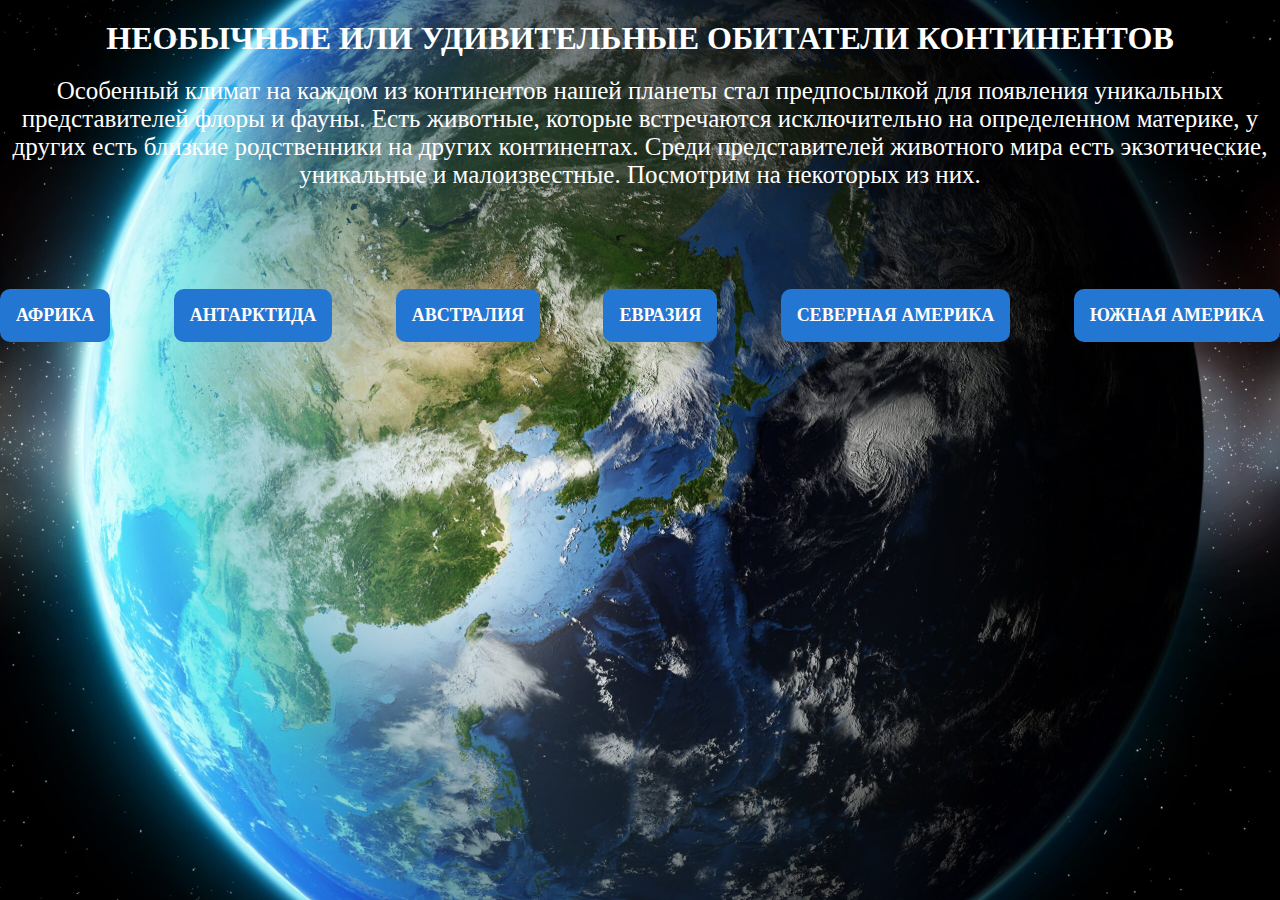
<file: index.html>
<!DOCTYPE html>
<html lang="en">
<head>
    <meta charset="UTF-8">
    <meta http-equiv="X-UA-Compatible" content="IE=edge">
    <meta name="viewport" content="width=device-width, initial-scale=1.0">
    <title>animals</title>
    <link rel="stylesheet" href="style.css">
</head>
<body>
   <div class="container">
    <h1 class="title">НЕОБЫЧНЫЕ ИЛИ УДИВИТЕЛЬНЫЕ ОБИТАТЕЛИ КОНТИНЕНТОВ</h1>
   <p class="dsc">Особенный климат на каждом из континентов нашей планеты стал предпосылкой для появления
    уникальных представителей флоры и фауны. Есть животные, которые встречаются исключительно на определенном материке, у других есть близкие родственники на других континентах. Среди представителей животного мира есть экзотические, уникальные и малоизвестные. Посмотрим на некоторых из них.</p>
   </div>

   <div class="header">
    <div class="container flex">
        <div class="menu">
            <a href="indexAF.html" class="menu-link">АФРИКА</a>
            <a href="indexARC.html" class="menu-link">АНТАРКТИДА</a>
            <a href="indexAU.html" class="menu-link">АВСТРАЛИЯ</a>
            <a href="indexEA.html" class="menu-link">ЕВРАЗИЯ</a>
            <a href="indexNA.html" class="menu-link">СЕВЕРНАЯ АМЕРИКА</a>
            <a href="indexSA.html" class="menu-link">ЮЖНАЯ АМЕРИКА</a>
        </div>
    </div>
   </div>
   
   <!-- <div class="content">
    <div class="container">
        <div class="item-box">
          
          <div class="item">
            <img src="img/product-1.jpg" alt="" class="item-pic">
            <div class="txt-box">
                <p class="item-dsc">Lorem ipsum dolor sit amet consectetur adipisicing elit. Amet, dolore?</p>
            </div>
          </div>
          <div class="item">
            <img src="img/product-1.jpg" alt="" class="item-pic">
            <div class="txt-box">
                <p class="item-dsc">Lorem ipsum dolor sit amet consectetur adipisicing elit. Amet, dolore?</p>
            </div>
          </div>
          
        </div>
    </div>
   </div> -->
    
</body>
</html>
</file>
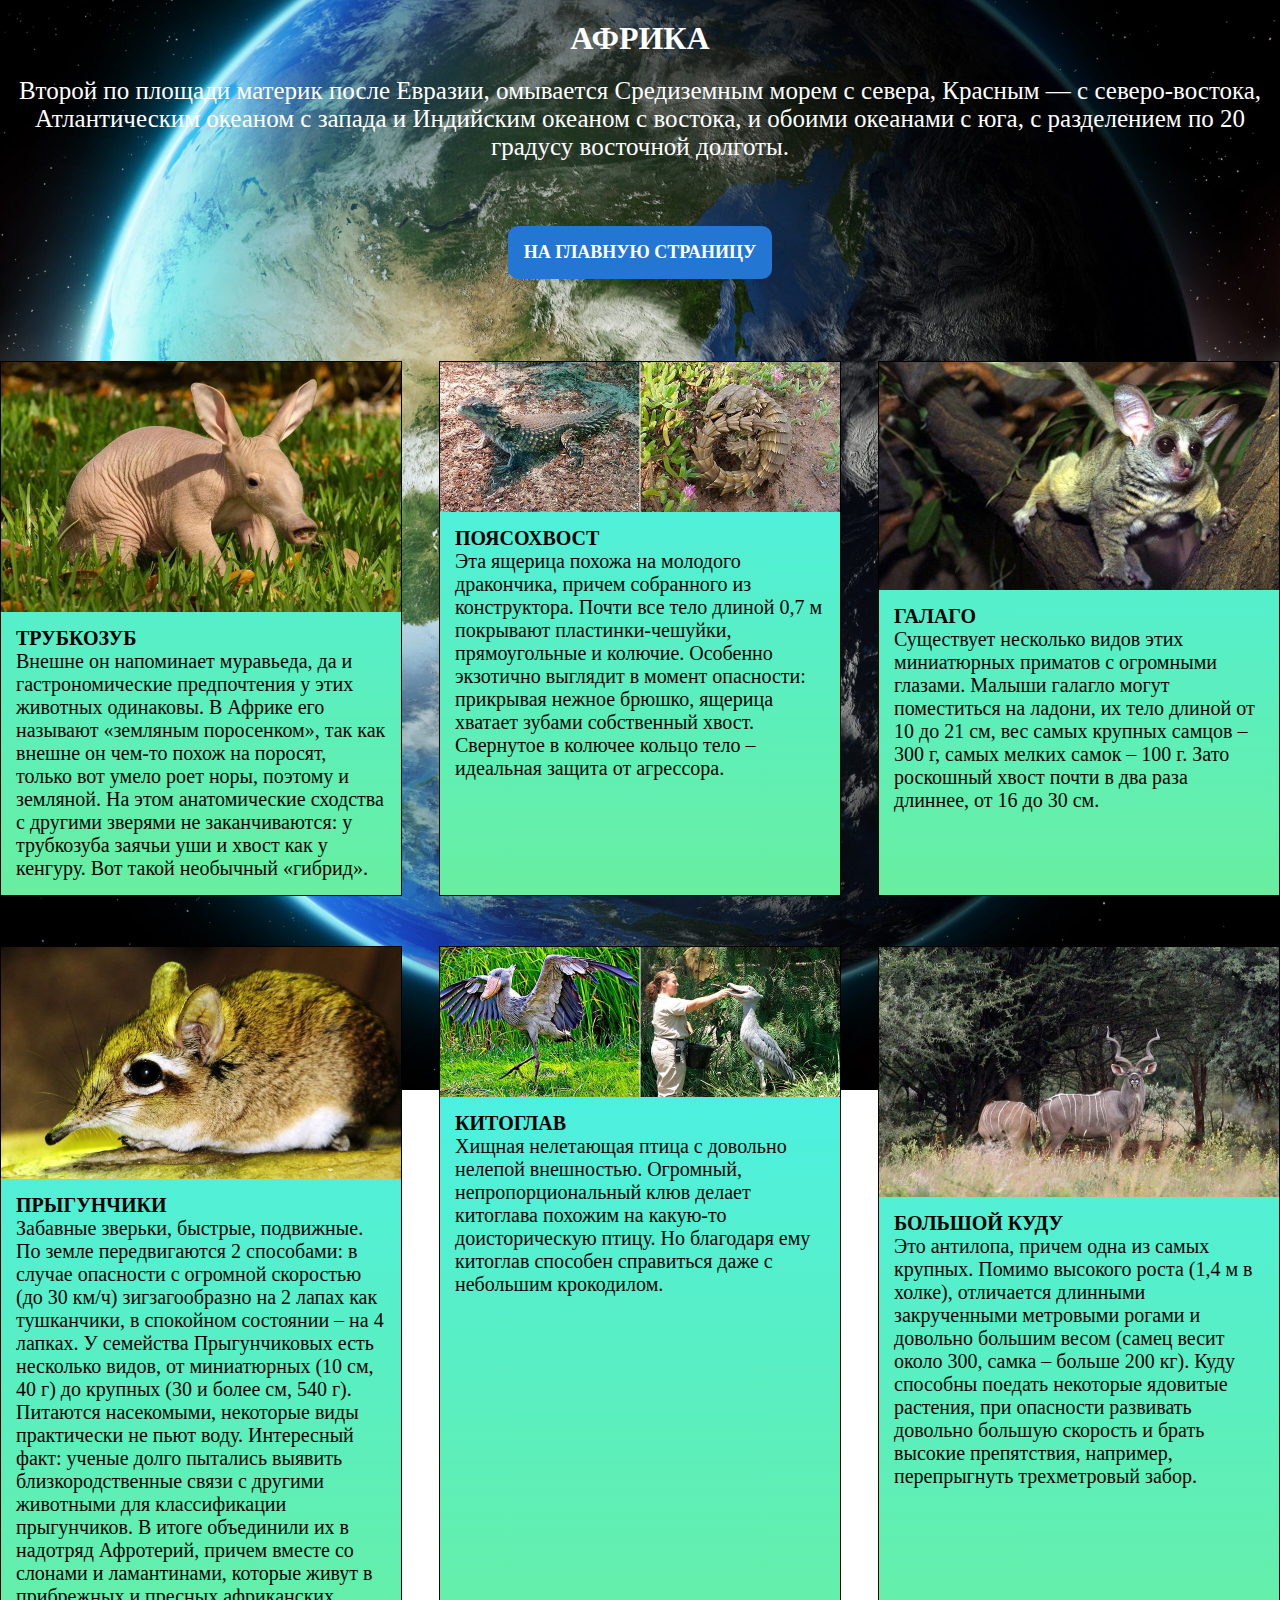
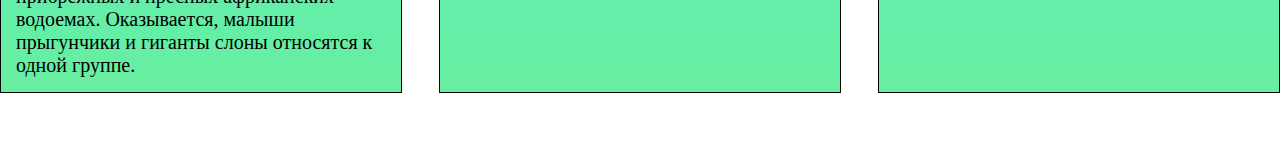
<file: indexAF.html>
<!DOCTYPE html>
<html lang="en">
<head>
    <meta charset="UTF-8">
    <meta http-equiv="X-UA-Compatible" content="IE=edge">
    <meta name="viewport" content="width=device-width, initial-scale=1.0">
    <title>Африка</title>
    
    <link rel="stylesheet" href="style.css">
</head>
<body>
  
    <div class="container">
        <h1 class="title">АФРИКА</h1>
       <p class="dsc">Второй по площади материк после Евразии, омывается Средиземным морем с севера, 
        Красным — с северо-востока, Атлантическим океаном с запада и Индийским океаном с востока, и 
        обоими океанами с юга, с разделением по 20 градусу восточной долготы.</p>
    </div>
    
       <div class="header">
        <div class="container flex">
            <div class="menu-for-page">
               <a href="index.html" class="menu-link">НА ГЛАВНУЮ СТРАНИЦУ</a>
            </div>
        </div>
       </div>
       
       <div class="content">
        <div class="container">
            <div class="item-box">
              
              <div class="item">
                <img src="img/Africa/aardvark.jpg" alt="" class="item-pic">
                <div class="txt-box">
                  <p class="item-dsc"><strong>ТРУБКОЗУБ</strong>  
                    <p class="item-dsc">Внешне он напоминает муравьеда, да и гастрономические предпочтения у этих животных одинаковы. 
                      В Африке его называют «земляным поросенком», так как внешне он чем-то похож на поросят, только вот умело роет норы, 
                      поэтому и земляной. На этом анатомические сходства с другими зверями не заканчиваются: у трубкозуба заячьи уши и 
                      хвост как у кенгуру. Вот такой необычный «гибрид».</p>
                </div>
              </div>
              <div class="item">
                <img src="img/Africa/belttail.jpg" alt="" class="item-pic">
                <div class="txt-box">
                  <p class="item-dsc"><strong>ПОЯСОХВОСТ</strong>  
                    <p class="item-dsc">Эта ящерица похожа на молодого дракончика, причем собранного из конструктора. Почти все тело длиной 
                      0,7 м покрывают пластинки-чешуйки, прямоугольные и колючие. Особенно экзотично выглядит в момент опасности: прикрывая 
                      нежное брюшко, ящерица хватает зубами собственный хвост. Свернутое в колючее кольцо тело – идеальная защита от агрессора.</p>
                </div>
              </div> 
              <div class="item">
                <img src="img/Africa/galago.jpg" alt="" class="item-pic">
                <div class="txt-box">
                  <p class="item-dsc"><strong>ГАЛАГО</strong> 
                    <p class="item-dsc">Существует несколько видов этих миниатюрных приматов с огромными глазами. Малыши галагло могут поместиться на 
                      ладони, их тело длиной от 10 до 21 см, вес самых крупных самцов – 300 г, самых мелких самок – 100 г. Зато роскошный 
                      хвост почти в два раза длиннее, от 16 до 30 см.</p>
                      
                </div>
              </div>
              <div class="item">
                <img src="img/Africa/jamping.jpg" alt="" class="item-pic">
                <div class="txt-box">
                  <p class="item-dsc"><strong>ПРЫГУНЧИКИ</strong> 
                    <p class="item-dsc">Забавные зверьки, быстрые, подвижные. По земле передвигаются 2 способами: в случае опасности с 
                      огромной скоростью (до 30 км/ч) зигзагообразно на 2 лапах как тушканчики, в спокойном состоянии – на 4 лапках. 
                      У семейства Прыгунчиковых есть несколько видов, от миниатюрных (10 см, 40 г) до крупных (30 и более см, 540 г). 
                      Питаются насекомыми, некоторые виды практически не пьют воду. Интересный факт: ученые долго пытались выявить 
                      близкородственные связи с другими животными для классификации прыгунчиков. В итоге объединили их в надотряд Афротерий, 
                      причем вместе со слонами и ламантинами, которые живут в прибрежных и пресных африканских водоемах. Оказывается, 
                      малыши прыгунчики и гиганты слоны относятся к одной группе.</p>
                </div>
              </div>
              <div class="item">
                <img src="img/Africa/kitoglav.jpg" alt="" class="item-pic">
                <div class="txt-box">
                  <p class="item-dsc"><strong>КИТОГЛАВ</strong> 
                    <p class="item-dsc">Хищная нелетающая птица с довольно нелепой внешностью. Огромный, непропорциональный клюв делает 
                      китоглава похожим на какую-то доисторическую птицу. Но благодаря ему китоглав способен справиться даже с небольшим 
                      крокодилом.</p>
                </div>
              </div>
              <div class="item">
                <img src="img/Africa/kudu.jpg" alt="" class="item-pic">
                <div class="txt-box">
                  <p class="item-dsc"><strong>БОЛЬШОЙ КУДУ</strong> 
                    <p class="item-dsc">Это антилопа, причем одна из самых крупных. Помимо высокого роста (1,4 м в холке), отличается длинными 
                      закрученными метровыми рогами и довольно большим весом (самец весит около 300, самка – больше 200 кг). Куду способны 
                      поедать некоторые ядовитые растения, при опасности развивать довольно большую скорость и брать высокие препятствия, например, 
                      перепрыгнуть трехметровый забор.</p>
                </div>
              </div>
            </div>
            </div>
        </div>
          
</body>
</html>
</file>
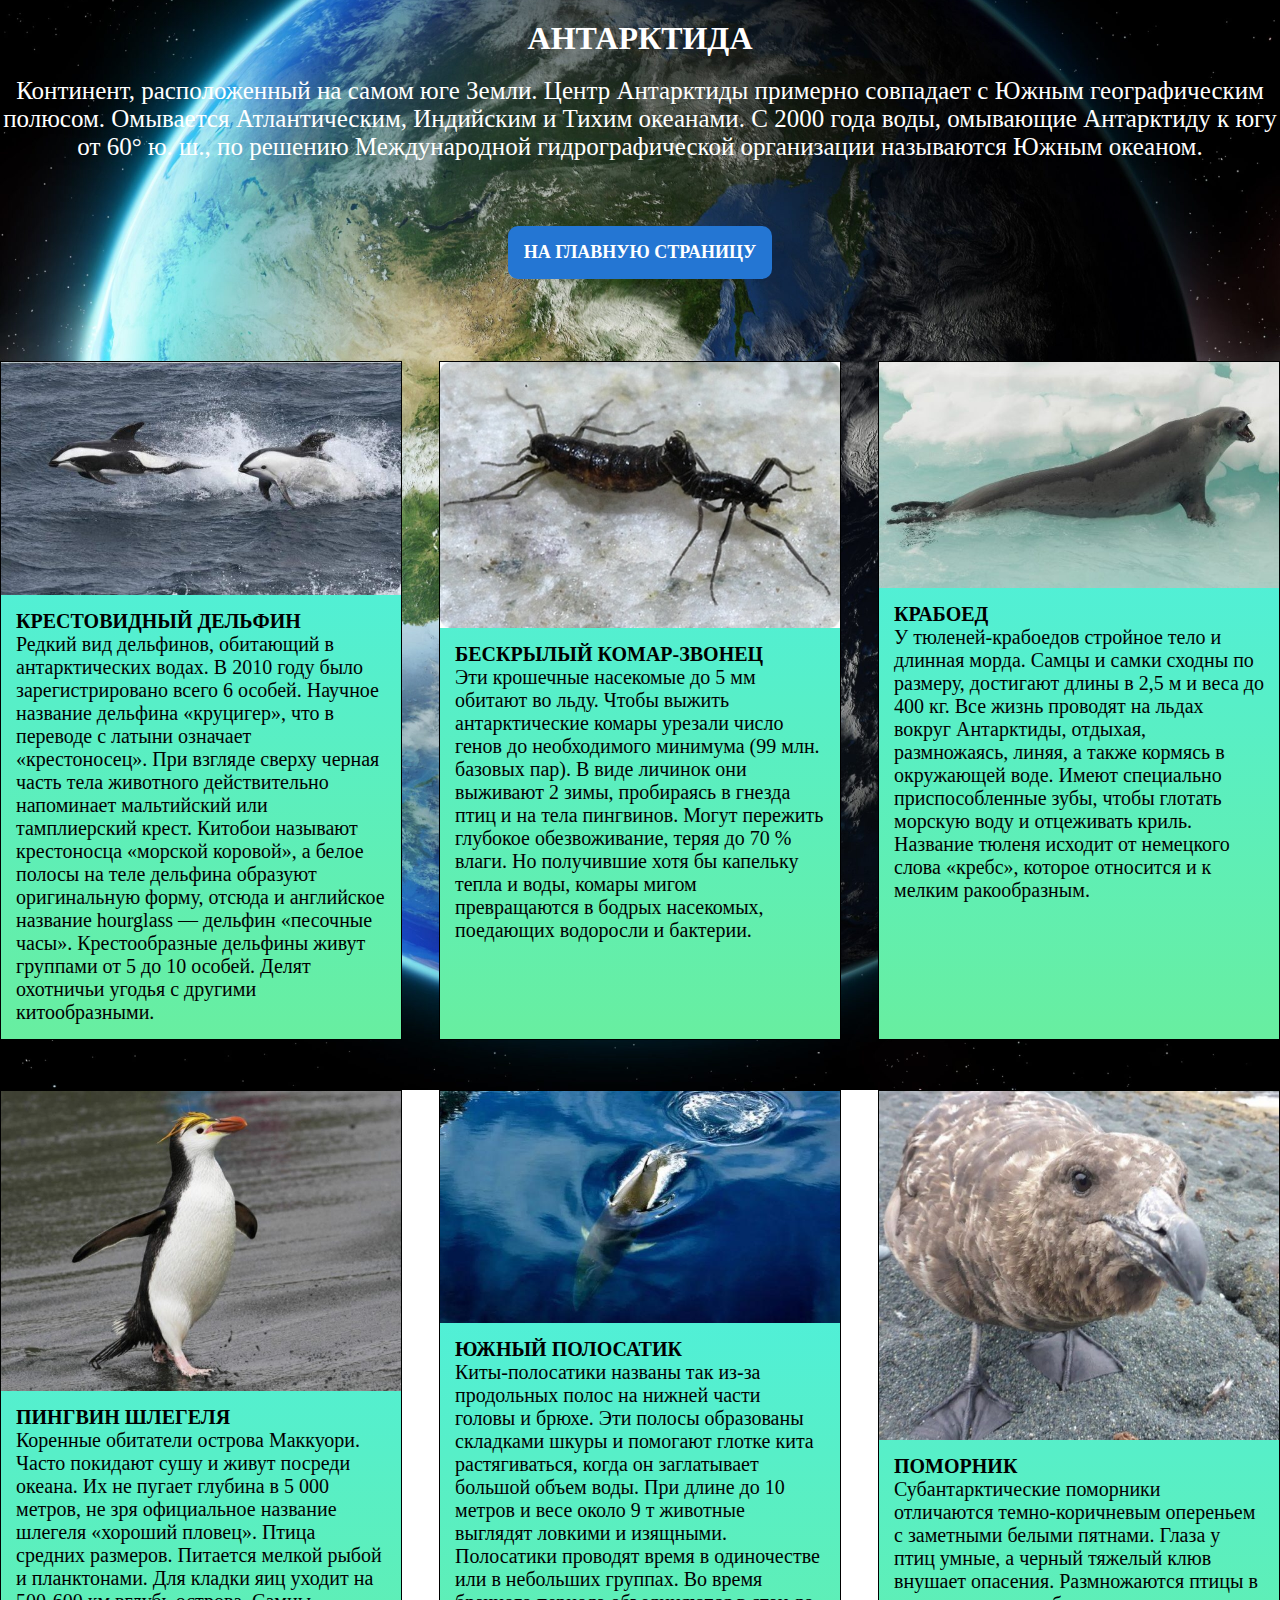
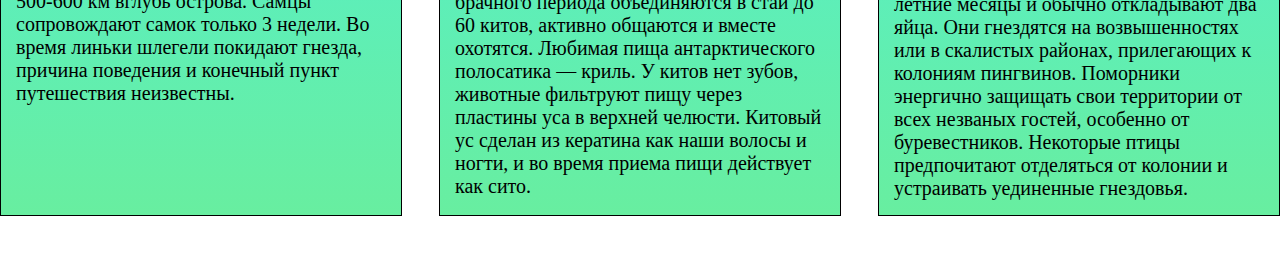
<file: indexARC.html>
<!DOCTYPE html>
<html lang="en">
<head>
    <meta charset="UTF-8">
    <meta http-equiv="X-UA-Compatible" content="IE=edge">
    <meta name="viewport" content="width=device-width, initial-scale=1.0">
    <title>Антарктида</title>
    <link rel="stylesheet" href="style.css">
</head>
<body>
    <div class="container">
        <h1 class="title">АНТАРКТИДА</h1>
       <p class="dsc">Континент, расположенный на самом юге Земли. Центр Антарктиды примерно совпадает с 
        Южным географическим полюсом. Омывается Атлантическим, Индийским и Тихим океанами. С 2000 года воды, 
        омывающие Антарктиду к югу от 60° ю. ш., по решению Международной гидрографической организации 
        называются Южным океаном.</p>
       </div>
    
       <div class="header">
        <div class="container flex">
            <div class="menu-for-page">
                <a href="index.html" class="menu-link">НА ГЛАВНУЮ СТРАНИЦУ</a>
            </div>
        </div>
       </div>
       <div class="content">
        <div class="container">
            <div class="item-box">
              
              <div class="item">
                <img src="img/Antarctica/delfin.jpeg" alt="" class="item-pic">
                <div class="txt-box">
                  <p class="item-dsc"><strong>КРЕСТОВИДНЫЙ ДЕЛЬФИН</strong>  
                    <p class="item-dsc">Редкий вид дельфинов, обитающий в антарктических водах. В 2010 году было зарегистрировано всего 
                      6 особей. Научное название дельфина «круцигер», что в переводе с латыни означает «крестоносец».
                       При взгляде сверху черная часть тела животного действительно напоминает мальтийский или тамплиерский крест. 
                       Китобои называют крестоносца «морской коровой», а белое полосы на теле дельфина образуют оригинальную форму, 
                       отсюда и английское название hourglass — дельфин «песочные часы».
                      Крестообразные дельфины живут группами от 5 до 10 особей. Делят охотничьи угодья с другими китообразными.</p>
                </div>
              </div>
              <div class="item">
                <img src="img/Antarctica/komar.jpeg" alt="" class="item-pic">
                <div class="txt-box">
                  <p class="item-dsc"><strong>БЕСКРЫЛЫЙ КОМАР-ЗВОНЕЦ</strong>  
                    <p class="item-dsc">Эти крошечные насекомые до 5 мм обитают во льду. Чтобы выжить антарктические комары 
                      урезали число генов до необходимого минимума (99 млн. базовых пар). В виде личинок они выживают 2 зимы, 
                      пробираясь в гнезда птиц и на тела пингвинов. Могут пережить глубокое обезвоживание, теряя до 70 % влаги. 
                      Но получившие хотя бы капельку тепла и воды, комары мигом превращаются в бодрых насекомых, поедающих 
                      водоросли и бактерии.</p>
                </div>
              </div> 
              <div class="item">
                <img src="img/Antarctica/kraboed.jpeg" alt="" class="item-pic">
                <div class="txt-box">
                  <p class="item-dsc"><strong>КРАБОЕД</strong> 
                    <p class="item-dsc">У тюленей-крабоедов стройное тело и длинная морда. Самцы и самки сходны по размеру, 
                      достигают длины в 2,5 м и веса до 400 кг. Все жизнь проводят на льдах вокруг Антарктиды, отдыхая, 
                      размножаясь, линяя, а также кормясь в окружающей воде. Имеют специально приспособленные зубы, чтобы 
                      глотать морскую воду и отцеживать криль. Название тюленя исходит от немецкого слова «кребс», которое 
                      относится и к мелким ракообразным.</p>
                </div>
              </div>
              <div class="item">
                <img src="img/Antarctica/ping shlegel.jpeg" alt="" class="item-pic">
                <div class="txt-box">
                  <p class="item-dsc"><strong>ПИНГВИН ШЛЕГЕЛЯ</strong> 
                    <p class="item-dsc">Коренные обитатели острова Маккуори. Часто покидают сушу и живут посреди океана. Их 
                      не пугает глубина в 5 000 метров, не зря официальное название шлегеля «хороший пловец». Птица средних 
                      размеров. Питается мелкой рыбой и планктонами. Для кладки яиц уходит на 500-600 км вглубь острова. 
                      Самцы сопровождают самок только 3 недели. Во время линьки шлегели покидают гнезда, причина поведения и 
                      конечный пункт путешествия неизвестны.</p>
                </div>
              </div>
              <div class="item">
                <img src="img/Antarctica/polosatik.jpeg" alt="" class="item-pic">
                <div class="txt-box">
                  <p class="item-dsc"><strong>ЮЖНЫЙ ПОЛОСАТИК</strong> 
                    <p class="item-dsc">Киты-полосатики названы так из-за продольных полос на нижней части головы и брюхе. 
                      Эти полосы образованы складками шкуры и помогают глотке кита растягиваться, когда он заглатывает 
                      большой объем воды. При длине до 10 метров и весе около 9 т животные выглядят ловкими и изящными. 
                      Полосатики проводят время в одиночестве или в небольших группах. Во время брачного периода объединяются 
                      в стаи до 60 китов, активно общаются и вместе охотятся. Любимая пища антарктического полосатика — криль. 
                      У китов нет зубов, животные фильтруют пищу через пластины уса в верхней челюсти. Китовый ус сделан из 
                      кератина как наши волосы и ногти, и во время приема пищи действует как сито.</p>
                </div>
              </div>
              <div class="item">
                <img src="img/Antarctica/pomornik.jpeg" alt="" class="item-pic">
                <div class="txt-box">
                  <p class="item-dsc"><strong>ПОМОРНИК</strong> 
                    <p class="item-dsc">Субантарктические поморники отличаются темно-коричневым опереньем с заметными белыми 
                      пятнами. Глаза у птиц умные, а черный тяжелый клюв внушает опасения. Размножаются птицы в летние месяцы 
                      и обычно откладывают два яйца. Они гнездятся на возвышенностях или в скалистых районах, прилегающих к 
                      колониям пингвинов. Поморники энергично защищать свои территории от всех незваных гостей, особенно от 
                      буревестников. Некоторые птицы предпочитают отделяться от колонии и устраивать уединенные гнездовья.</p>
                </div>
              </div>
        </div>
       </div>    
</body>
</html>
</file>
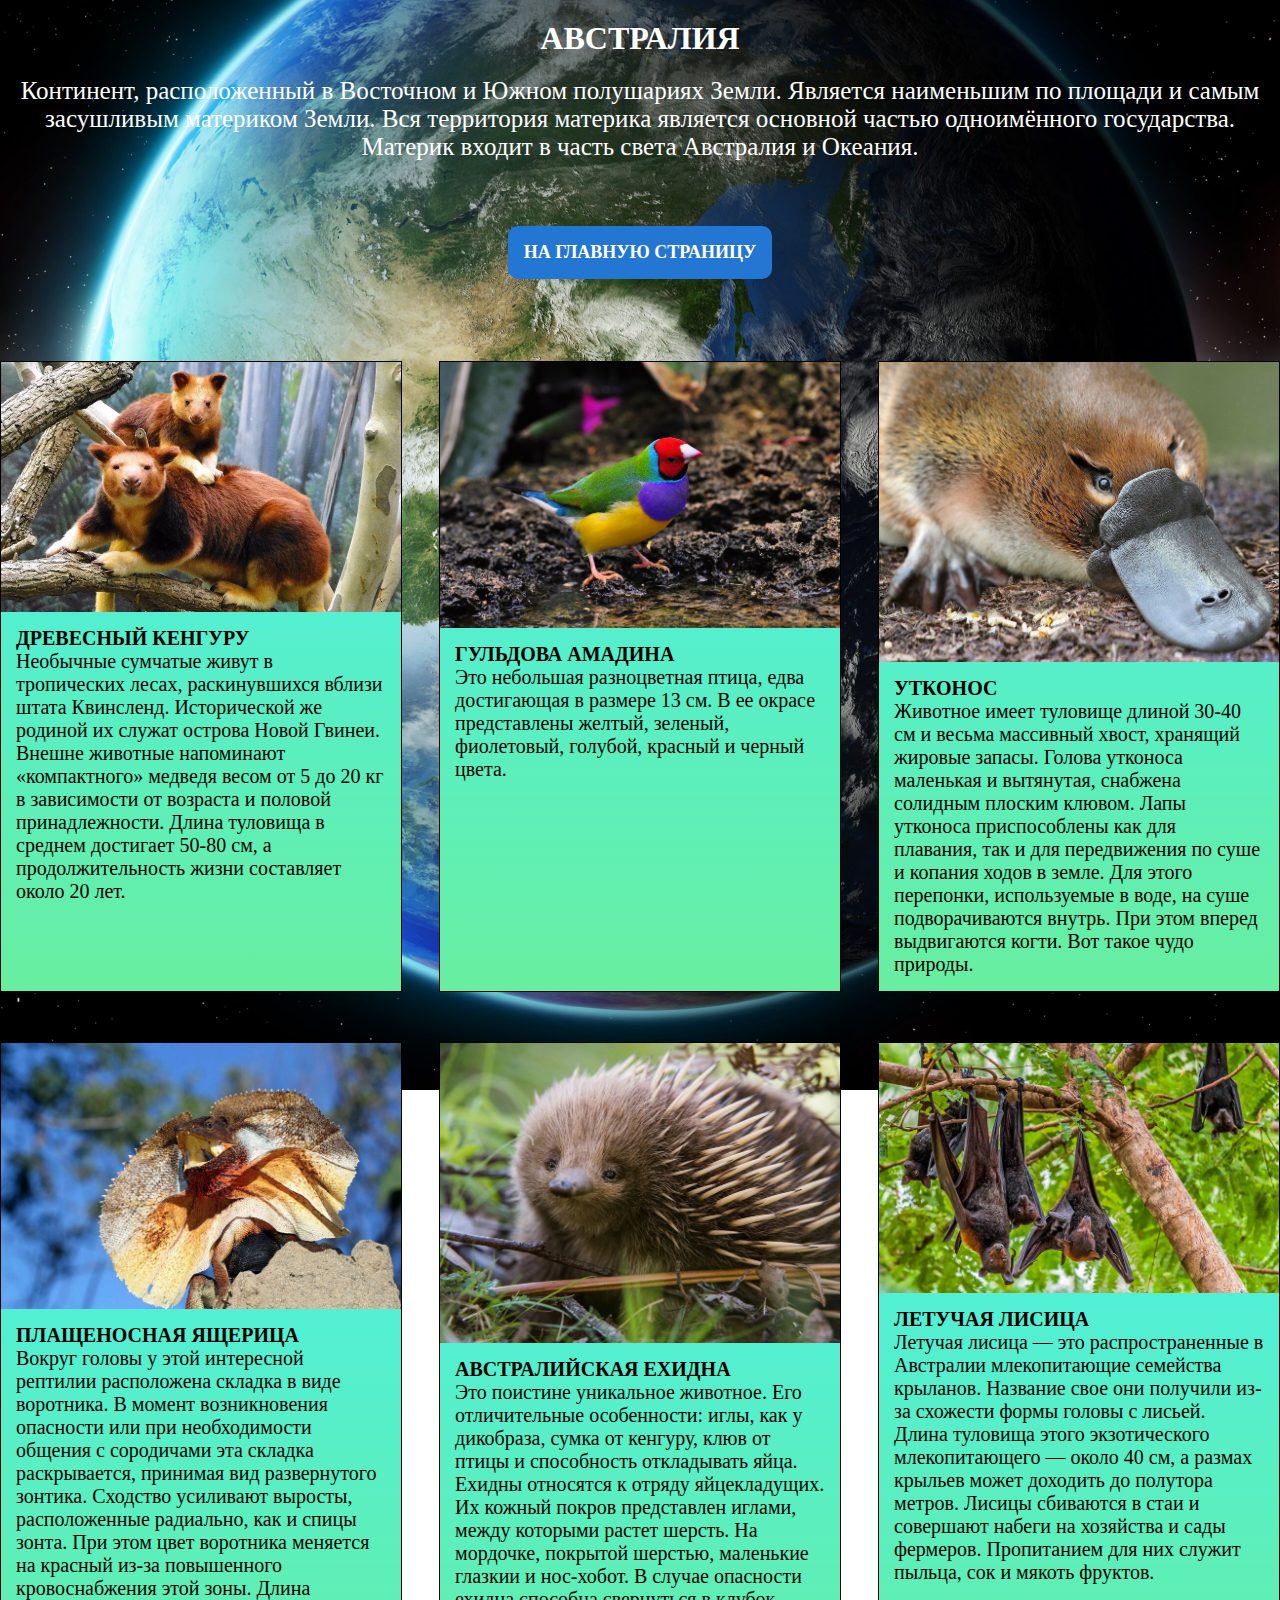
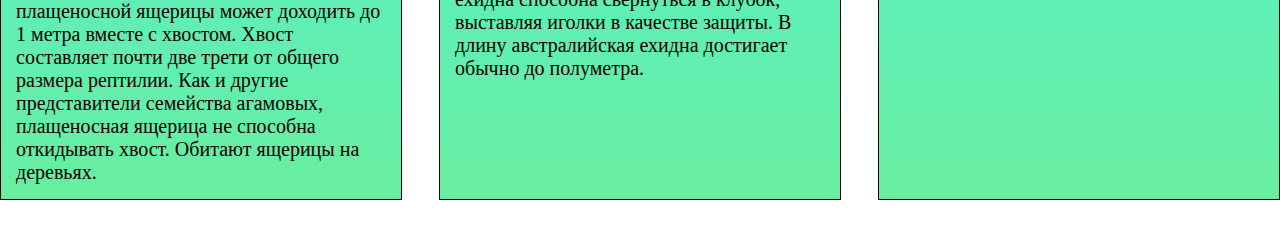
<file: indexAU.html>
<!DOCTYPE html>
<html lang="en">
<head>
    <meta charset="UTF-8">
    <meta http-equiv="X-UA-Compatible" content="IE=edge">
    <meta name="viewport" content="width=device-width, initial-scale=1.0">
    <title>Вторая страница</title>
    <link rel="stylesheet" href="style.css">
</head>
<body>
    <div class="container">
        <h1 class="title">АВСТРАЛИЯ</h1>
       <p class="dsc">Континент, расположенный в Восточном и Южном полушариях Земли. Является наименьшим по 
        площади и самым засушливым материком Земли. Вся территория материка является основной частью 
        одноимённого государства. Материк входит в часть света Австралия и Океания.</p>
      </div>
    
       <div class="header">
        <div class="container flex">
            <div class="menu-for-page">
                <a href="index.html" class="menu-link">НА ГЛАВНУЮ СТРАНИЦУ</a>
            </div>
        </div>
       </div>
       <div class="content">
        <div class="container">
            <div class="item-box">
              <div class="item">
                <img src="img/Australia/drev kenguroo.jpg" alt="" class="item-pic">
                <div class="txt-box">
                  <p class="item-dsc"><strong>ДРЕВЕСНЫЙ КЕНГУРУ</strong>  
                    <p class="item-dsc">Необычные сумчатые живут в тропических лесах, раскинувшихся вблизи штата Квинсленд. 
                      Исторической же родиной их служат острова Новой Гвинеи. 
                      Внешне животные напоминают «компактного» медведя весом от 5 до 20 кг в зависимости от 
                      возраста и половой принадлежности. Длина туловища в среднем достигает 50-80 см, а 
                      продолжительность жизни составляет около 20 лет.</p>
                </div>
              </div>
              <div class="item">
                <img src="img/Australia/г._амина.jpg" alt="" class="item-pic">
                <div class="txt-box">
                  <p class="item-dsc"><strong>ГУЛЬДОВА АМАДИНА</strong>  
                    <p class="item-dsc">Это небольшая разноцветная птица, едва достигающая в размере 13 см. 
                      В ее окрасе представлены желтый, зеленый, фиолетовый, голубой, красный и черный цвета.</p>
                </div>
              </div> 
              <div class="item">
                <img src="img/Australia/утконос.jpg" alt="" class="item-pic">
                <div class="txt-box">
                  <p class="item-dsc"><strong>УТКОНОС</strong> 
                    <p class="item-dsc">Животное имеет туловище длиной 30-40 см и весьма массивный хвост, хранящий жировые 
                      запасы. Голова утконоса маленькая и вытянутая, снабжена солидным плоским клювом. Лапы утконоса 
                      приспособлены как для плавания, так и для передвижения по суше и копания ходов в земле. Для этого 
                      перепонки, используемые в воде, на суше подворачиваются внутрь. При этом вперед выдвигаются когти. 
                      Вот такое чудо природы.</p>
                </div>
              </div>
              <div class="item">
                <img src="img/Australia/ящерица.jpg" alt="" class="item-pic">
                <div class="txt-box">
                  <p class="item-dsc"><strong>ПЛАЩЕНОСНАЯ ЯЩЕРИЦА</strong> 
                    <p class="item-dsc">Вокруг головы у этой интересной рептилии расположена складка в виде воротника.
                      В момент возникновения опасности или при необходимости общения с сородичами эта складка раскрывается, 
                      принимая вид развернутого зонтика. Сходство усиливают выросты, расположенные радиально, как и спицы зонта.
                      При этом цвет воротника меняется на красный из-за повышенного кровоснабжения этой зоны. Длина плащеносной 
                      ящерицы может доходить до 1 метра вместе с хвостом. Хвост составляет почти две трети от общего размера рептилии. 
                      Как и другие представители семейства агамовых, плащеносная ящерица не способна откидывать хвост. Обитают ящерицы на деревьях.</p>
                </div>
              </div>
              <div class="item">
                <img src="img/Australia/exidna.jpg" alt="" class="item-pic">
                <div class="txt-box">
                  <p class="item-dsc"><strong>АВСТРАЛИЙСКАЯ ЕХИДНА</strong> 
                    <p class="item-dsc">Это поистине уникальное животное. Его отличительные особенности: иглы, как у 
                      дикобраза, сумка от кенгуру, клюв от птицы и способность откладывать яйца. Ехидны относятся к отряду 
                      яйцекладущих. Их кожный покров представлен иглами, между которыми растет шерсть. На мордочке, покрытой 
                      шерстью, маленькие глазкии и нос-хобот.
                      В случае опасности ехидна способна свернуться в клубок, выставляя иголки в качестве защиты. 
                      В длину австралийская ехидна достигает обычно до полуметра.</p>
                </div>
              </div>
              <div class="item">
                <img src="img/Australia/fly fox.jpg" alt="" class="item-pic">
                <div class="txt-box">
                  <p class="item-dsc"><strong>ЛЕТУЧАЯ ЛИСИЦА</strong> 
                    <p class="item-dsc">Летучая лисица — это распространенные в Австралии млекопитающие семейства крыланов. 
                      Название свое они получили из-за схожести формы головы с лисьей. Длина туловища этого экзотического 
                      млекопитающего — около 40 см, а размах крыльев может доходить до полутора метров. Лисицы сбиваются в 
                      стаи и совершают набеги на хозяйства и сады фермеров. 
                      Пропитанием для них служит пыльца, сок и мякоть фруктов.</p>
                </div>
              </div>
            </div>
        </div>
       </div>    
</body>
</html>
</file>
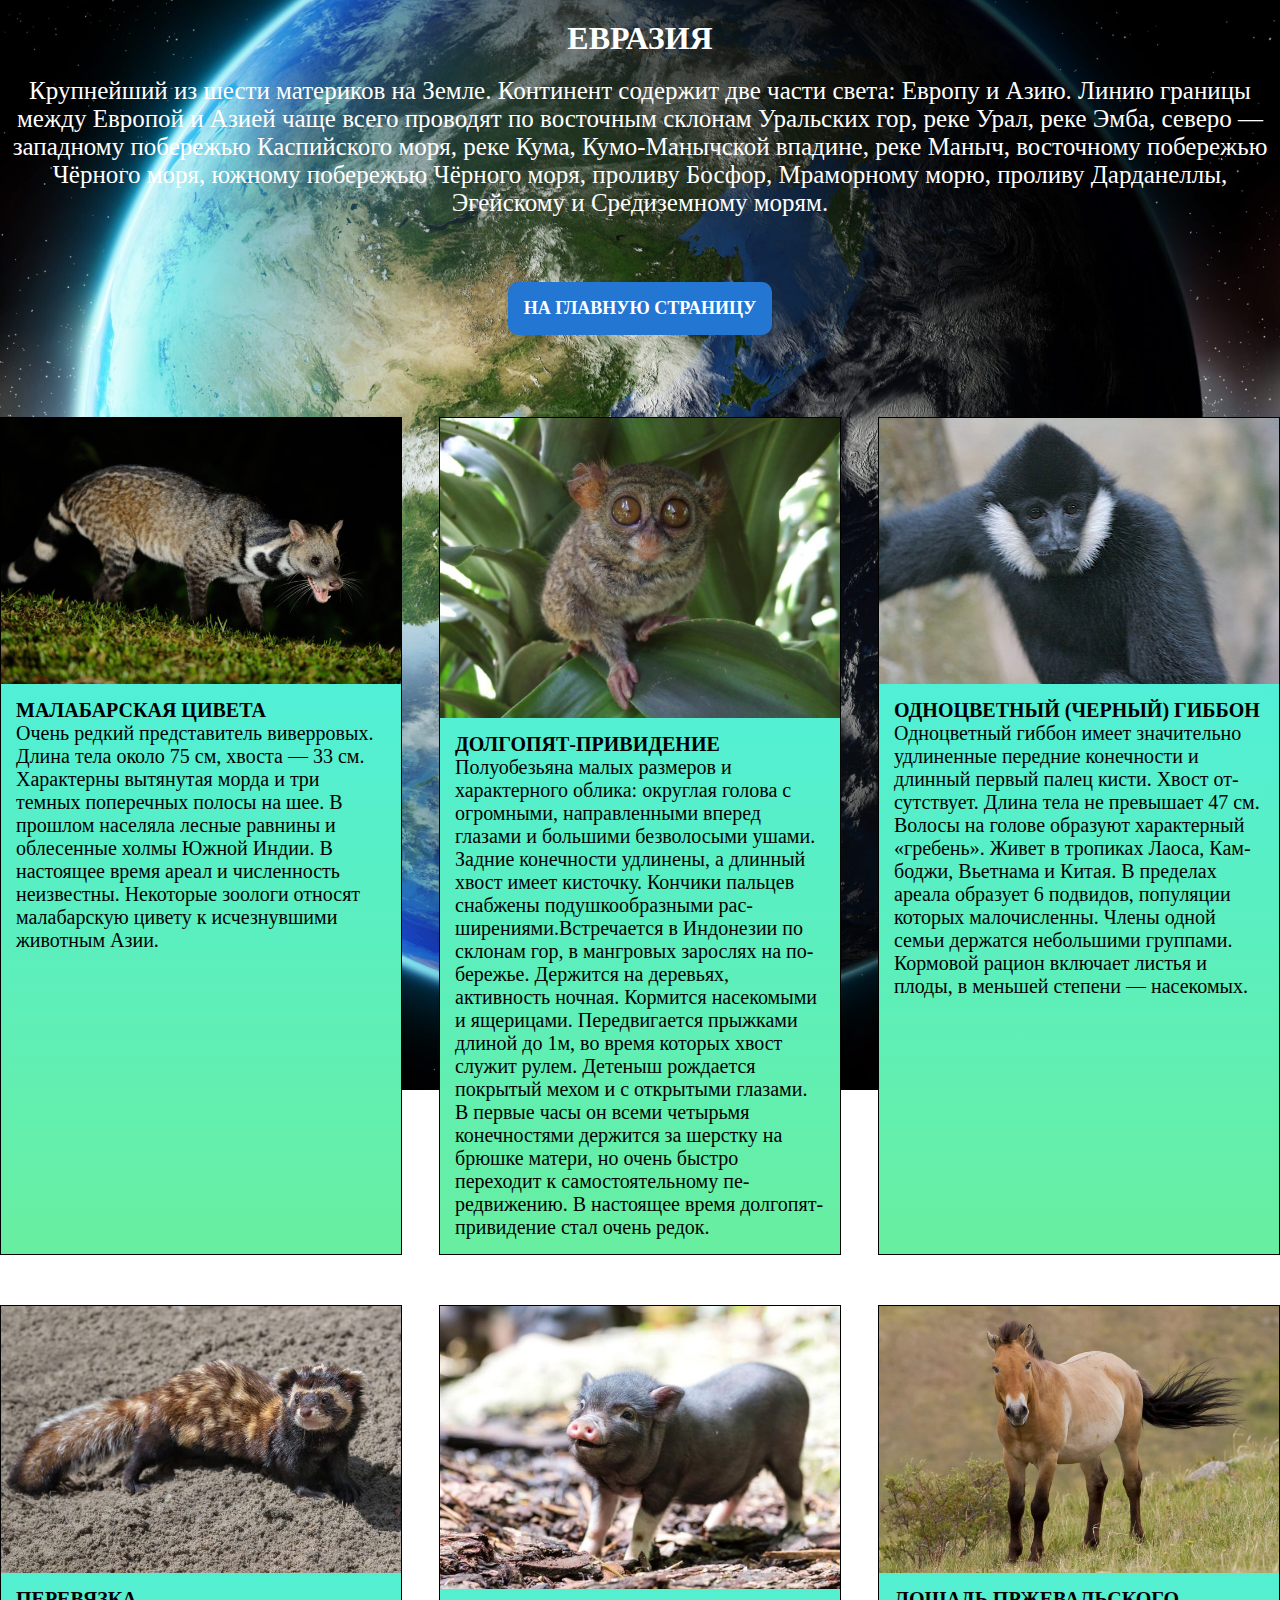
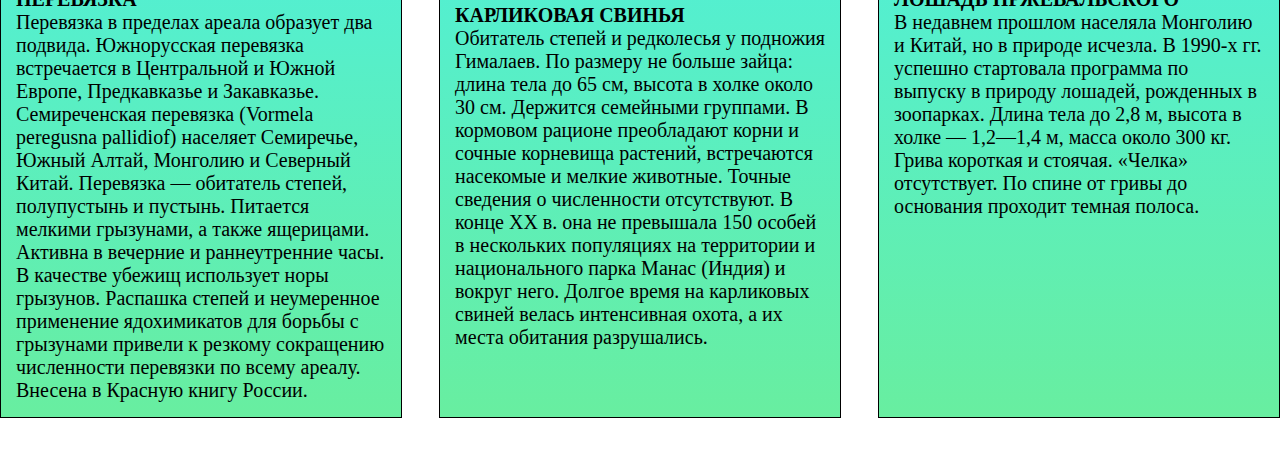
<file: indexEA.html>
<!DOCTYPE html>
<html lang="en">
<head>
    <meta charset="UTF-8">
    <meta http-equiv="X-UA-Compatible" content="IE=edge">
    <meta name="viewport" content="width=device-width, initial-scale=1.0">
    <title>Евразия</title>
    <link rel="stylesheet" href="style.css">
</head>
<body>
    <div class="container">
        <h1 class="title">ЕВРАЗИЯ</h1>
       <p class="dsc">Крупнейший из шести материков на Земле. Континент содержит две части света: Европу и Азию. 
        Линию границы между Европой и Азией чаще всего проводят по восточным склонам Уральских гор, реке Урал, 
        реке Эмба, северо — западному побережью Каспийского моря, реке Кума, Кумо-Манычской впадине, реке Маныч, 
        восточному побережью Чёрного моря, южному побережью Чёрного моря, проливу Босфор, Мраморному морю, 
        проливу Дарданеллы, Эгейскому и Средиземному морям.</p>
       </div>
    
       <div class="header">
        <div class="container flex">
            <div class="menu-for-page">
                <a href="index.html" class="menu-link">НА ГЛАВНУЮ СТРАНИЦУ</a>
            </div>
        </div>
       </div>
       <div class="content">
        <div class="container">
            <div class="item-box">
              
              <div class="item">
                <img src="img/Eurasia/civeta.jpg" alt="" class="item-pic">
                <div class="txt-box">
                  <p class="item-dsc"><strong>МАЛАБАРСКАЯ ЦИВЕТА</strong>  
                    <p class="item-dsc">Очень редкий представитель виверровых. Длина тела около 75 см, хвоста — 33 см. Характерны 
                      вытянутая морда и три темных поперечных полосы на шее. В прошлом населяла лес­ные равнины и облесенные холмы Южной Индии. 
                      В настоящее время ареал и числен­ность неизвестны. Некоторые зоологи от­носят малабарскую цивету к исчезнувшими животным Азии.</p>
                </div>
              </div>
              <div class="item">
                <img src="img/Eurasia/dolgopiat.jpg" alt="" class="item-pic">
                <div class="txt-box">
                  <p class="item-dsc"><strong>ДОЛГОПЯТ-ПРИВИДЕНИЕ</strong>  
                    <p class="item-dsc">Полуобезья­на малых размеров и характерного облика: округлая голова с огромными, направлен­ными 
                      вперед глазами и большими безволо­сыми ушами. Задние конечности удлинены, а длинный хвост имеет кисточку. Кончики 
                      пальцев снабжены подушкообразными рас­ширениями.Встречается в Индонезии по склонам гор, в мангровых зарослях на 
                      по­бережье. Держится на деревьях, активность ночная. Кормится насекомыми и ящери­цами. Передвигается прыжками длиной 
                      до 1м, во время которых хвост служит рулем. Детеныш рождается покрытый мехом и с открытыми глазами. В первые часы 
                      он всеми четырьмя конечностями держится за шерстку на брюшке матери, но очень быстро переходит к самостоятельному 
                      пе­редвижению. В настоящее время долгопят-привидение стал очень редок.</p>
                </div>
              </div> 
              <div class="item">
                <img src="img/Eurasia/gibbon.jpg" alt="" class="item-pic">
                <div class="txt-box">
                  <p class="item-dsc"><strong>ОДНОЦВЕТНЫЙ (ЧЕРНЫЙ) ГИББОН</strong> 
                    <p class="item-dsc">Одноцветный гиббон имеет значи­тельно удлиненные передние конечности и длинный первый палец кисти. 
                      Хвост от­сутствует. Длина тела не превышает 47 см. Волосы на голове образуют характерный «гребень». Живет в тропиках 
                      Лаоса, Кам­боджи, Вьетнама и Китая. В пределах ареала образует 6 подвидов, популяции которых малочисленны. 
                      Члены одной семьи держат­ся небольшими группами. Кормовой рацион включает листья и плоды, в меньшей степени —
                       насекомых.</p>
                </div>
              </div>
              <div class="item">
                <img src="img/Eurasia/pereviazka.jpg" alt="" class="item-pic">
                <div class="txt-box">
                  <p class="item-dsc"><strong>ПЕРЕВЯЗКА</strong> 
                    <p class="item-dsc">Перевязка в пределах ареала обра­зует два подвида. Южнорусская перевязка встречается в Центральной и 
                      Южной Европе, Пред­кавказье и Закавказье. Семиреченская перевязка (Vormela peregusna pallidiof) населяет Семиречье, 
                      Южный Алтай, Монголию и Северный Китай. Перевяз­ка — обитатель степей, полупустынь и пустынь. Питается мелкими грызу­нами, 
                      а также ящерицами. Активна в вечерние и раннеутренние часы. В качестве убежищ использует норы грызунов. Распашка степей 
                      и неуме­ренное применение ядохимикатов для борьбы с грызунами привели к резкому сокращению численности перевязки по всему 
                      ареалу. Внесена в Красную книгу России.</p>
                </div>
              </div>
              <div class="item">
                <img src="img/Eurasia/pig.jpg" alt="" class="item-pic">
                <div class="txt-box">
                  <p class="item-dsc"><strong>КАРЛИКОВАЯ СВИНЬЯ</strong> 
                    <p class="item-dsc">Обитатель сте­пей и редколесья у подножия Гималаев. По размеру не больше зайца: длина тела до 65 см, 
                      высота в холке около 30 см. Держится семейными группами. В кормовом рационе преобладают корни и сочные корневища растений, 
                      встречаются насекомые и мелкие животные. Точные сведения о численности отсутствуют. В конце ХХ в. она не превыша­ла 150 
                      особей в нескольких популяциях на территории и национального парка Манас (Индия) и вокруг него. Долгое время на кар­ликовых 
                      свиней велась интенсивная охота, а их места обитания разрушались.</p>
                </div>
              </div>
              <div class="item">
                <img src="img/Eurasia/prjevalskogo.jpg" alt="" class="item-pic">
                <div class="txt-box">
                  <p class="item-dsc"><strong>ЛОШАДЬ ПРЖЕВАЛЬСКОГО</strong> 
                    <p class="item-dsc">В недавнем прошлом населяла Монголию и Китай, но в природе исчезла. В 1990-х гг. 
                      успешно стартовала программа по выпуску в природу лошадей, рожденных в зоопарках. Длина тела до 2,8 м, 
                      высота в холке — 1,2—1,4 м, мас­са около 300 кг. Грива короткая и стоячая. «Челка» отсутствует. 
                      По спине от гривы до основания проходит темная полоса.</p>
                </div>
              </div>
            </div>
        </div>
       </div>   
</body>
</html>
</file>
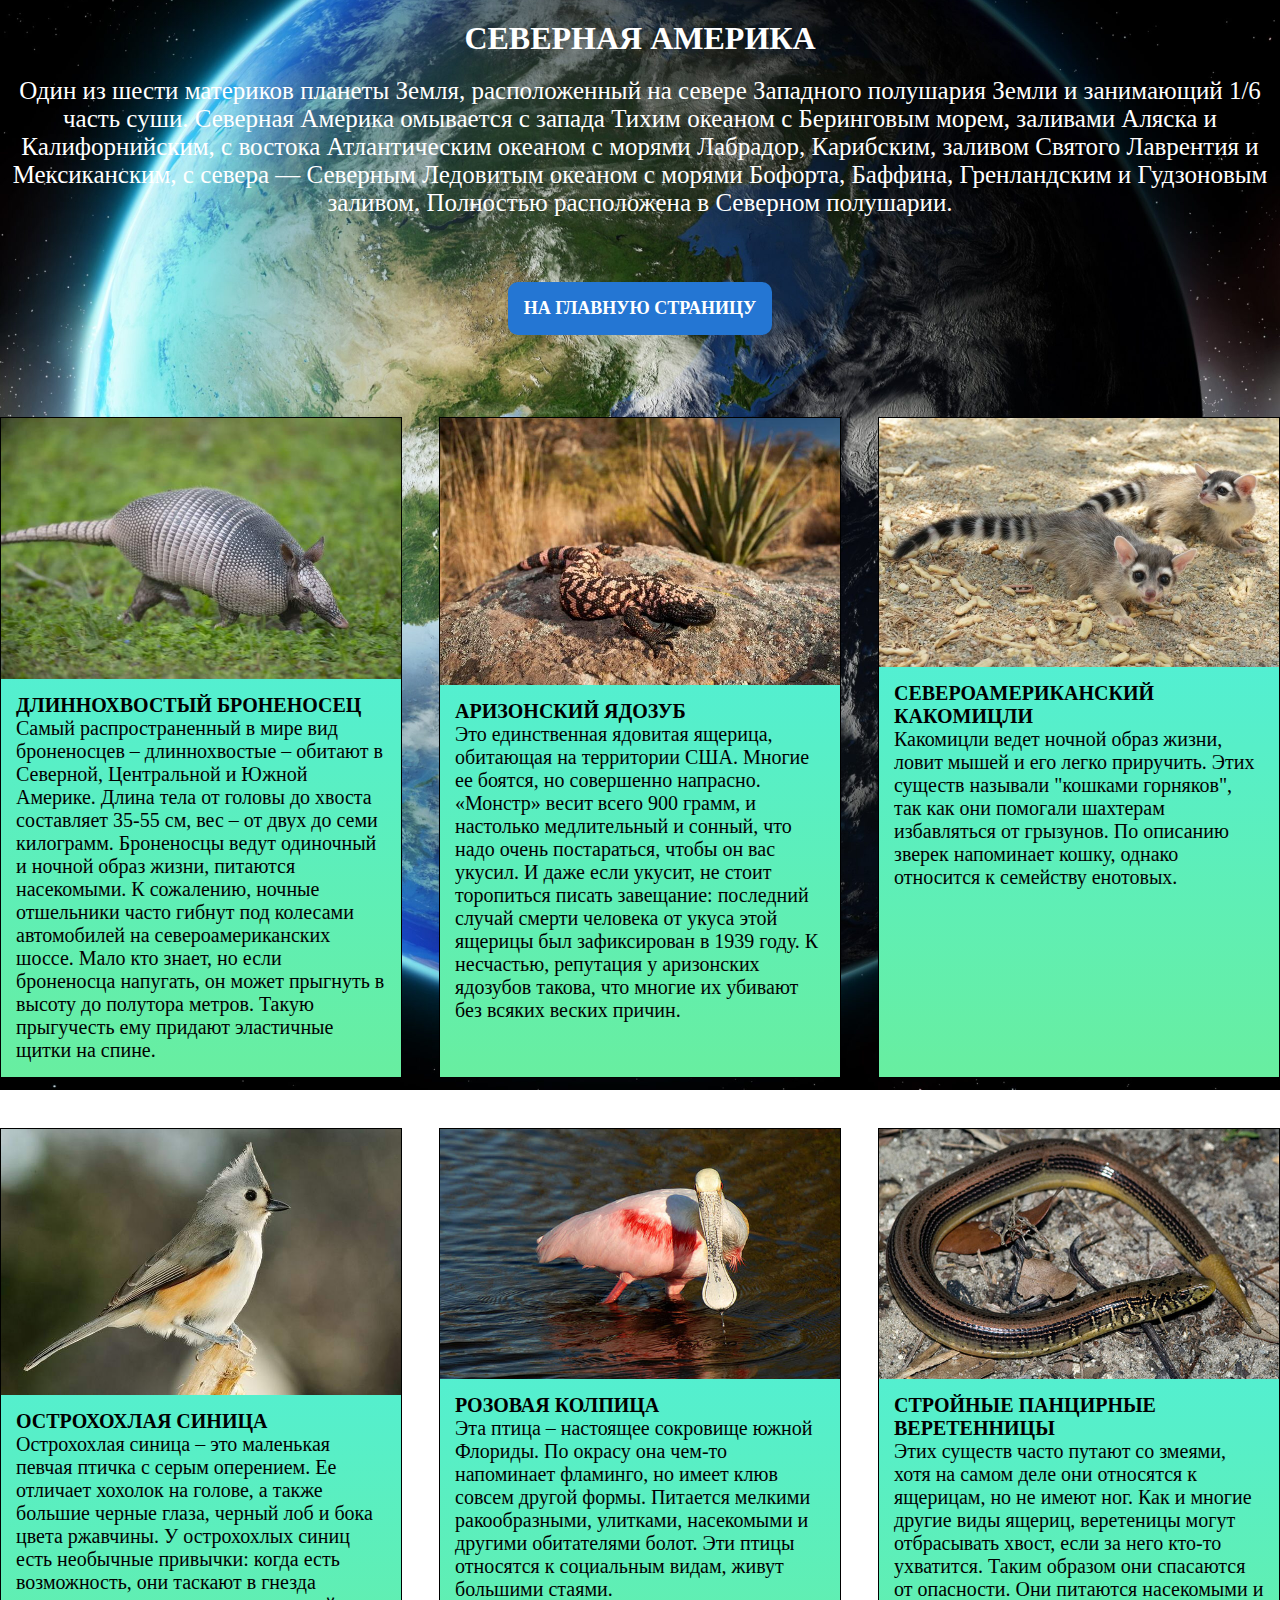
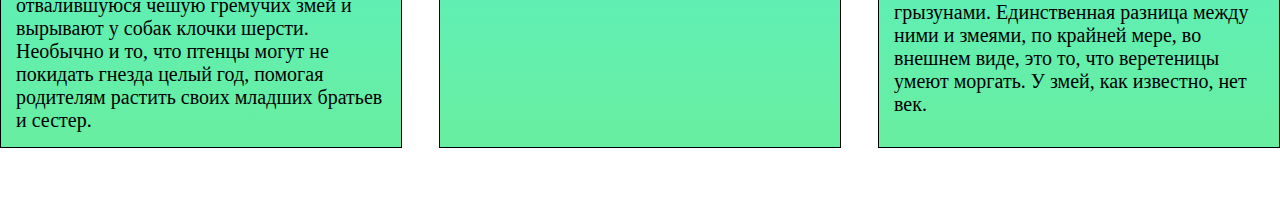
<file: indexNA.html>
<!DOCTYPE html>
<html lang="en">
<head>
    <meta charset="UTF-8">
    <meta http-equiv="X-UA-Compatible" content="IE=edge">
    <meta name="viewport" content="width=device-width, initial-scale=1.0">
    <title>Северная Америка</title>
    <link rel="stylesheet" href="style.css">
</head>
<body>
    <div class="container">
        <h1 class="title">СЕВЕРНАЯ АМЕРИКА</h1>
       <p class="dsc">Один из шести материков планеты Земля, расположенный на севере Западного полушария Земли и 
        занимающий 1/6 часть суши. Северная Америка омывается с запада Тихим океаном с Беринговым морем, заливами 
        Аляска и Калифорнийским, с востока Атлантическим океаном с морями Лабрадор, Карибским, заливом Святого 
        Лаврентия и Мексиканским, с севера — Северным Ледовитым океаном с морями Бофорта, Баффина, Гренландским 
        и Гудзоновым заливом. Полностью расположена в Северном полушарии.</p>
       </div>
    
       <div class="header">
        <div class="container flex">
            <div class="menu-for-page">
                <a href="index.html" class="menu-link">НА ГЛАВНУЮ СТРАНИЦУ</a>
            </div>
        </div>
       </div>
       <div class="content">
        <div class="container">
            <div class="item-box">
              <div class="item">
                <img src="img/North America/bronenosec.jpg" alt="" class="item-pic">
                <div class="txt-box">
                  <p class="item-dsc"><strong>ДЛИННОХВОСТЫЙ БРОНЕНОСЕЦ</strong>
                    <p class="item-dsc">Самый распространенный в мире вид броненосцев – длиннохвостые – обитают в 
                      Северной, Центральной и Южной Америке. Длина тела от головы до хвоста составляет 35-55 см, 
                      вес – от двух до семи килограмм. Броненосцы ведут одиночный и ночной образ жизни, питаются 
                      насекомыми. К сожалению, ночные отшельники часто гибнут под колесами автомобилей на 
                      североамериканских шоссе. Мало кто знает, но если броненосца напугать, он может прыгнуть 
                      в высоту до полутора метров. Такую прыгучесть ему придают эластичные щитки на спине.</p>
                </div>
              </div>
              <div class="item">
                <img src="img/North America/iadozub.jpg" alt="" class="item-pic">
                <div class="txt-box">
                  <p class="item-dsc"><strong>АРИЗОНСКИЙ ЯДОЗУБ</strong>
                    <p class="item-dsc">Это единственная ядовитая ящерица, обитающая на территории США. Многие ее боятся, 
                      но совершенно напрасно. «Монстр» весит всего 900 грамм, и настолько медлительный и сонный, что 
                      надо очень постараться, чтобы он вас укусил. И даже если укусит, не стоит торопиться писать завещание: 
                      последний случай смерти человека от укуса этой ящерицы был зафиксирован в 1939 году. К несчастью, 
                      репутация у аризонских ядозубов такова, что многие их убивают без всяких веских причин.</p>
                </div>
              </div>
              <div class="item">
                <img src="img/North America/kakomicli.jpg" alt="" class="item-pic">
                <div class="txt-box">
                  <p class="item-dsc"><strong>СЕВЕРОАМЕРИКАНСКИЙ КАКОМИЦЛИ</strong>
                    <p class="item-dsc">Какомицли ведет ночной образ жизни, ловит мышей и его легко приручить. Этих существ 
                      называли "кошками горняков", так как они помогали шахтерам избавляться от грызунов. По описанию 
                      зверек напоминает кошку, однако относится к семейству енотовых.</p>
                </div>
              </div>
              <div class="item">
                <img src="img/North America/senitca.jpg" alt="" class="item-pic">
                <div class="txt-box">
                  <p class="item-dsc"><strong>ОСТРОХОХЛАЯ СИНИЦА</strong>
                    <p class="item-dsc">Острохохлая синица – это маленькая певчая птичка с серым оперением. Ее отличает 
                      хохолок на голове, а также большие черные глаза, черный лоб и бока цвета ржавчины. У острохохлых 
                      синиц есть необычные привычки: когда есть возможность, они таскают в гнезда отвалившуюся чешую 
                      гремучих змей и вырывают у собак клочки шерсти. Необычно и то, что птенцы могут не покидать гнезда 
                      целый год, помогая родителям растить своих младших братьев и сестер.</p>
                </div>
              </div>
              <div class="item">
                <img src="img/North America/colpitca.jpg" alt="" class="item-pic">
                <div class="txt-box">
                  <p class="item-dsc"><strong>РОЗОВАЯ КОЛПИЦА</strong>  
                    <p class="item-dsc">Эта птица – настоящее сокровище южной Флориды. По окрасу она чем-то напоминает 
                      фламинго, но имеет клюв совсем другой формы. Питается мелкими ракообразными, улитками, насекомыми 
                      и другими обитателями болот. Эти птицы относятся к социальным видам, живут большими стаями.</p>
                </div>
              </div>
              <div class="item">
                <img src="img/North America/veretenitca.jpg" alt="" class="item-pic">
                <div class="txt-box">
                    <p class="item-dsc"><strong>СТРОЙНЫЕ ПАНЦИРНЫЕ ВЕРЕТЕННИЦЫ</strong>
                      <p class="item-dsc">Этих существ часто путают со змеями, хотя на самом деле они относятся к ящерицам, 
                        но не имеют ног. Как и многие другие виды ящериц, веретеницы могут отбрасывать хвост, если за 
                        него кто-то ухватится. Таким образом они спасаются от опасности. Они питаются насекомыми и грызунами. 
                        Единственная разница между ними и змеями, по крайней мере, во внешнем виде, это то, что веретеницы 
                        умеют моргать. У змей, как известно, нет век.</p>
                </div>
              </div>
            </div>
        </div>
       </div>       
</body>
</html>
</file>
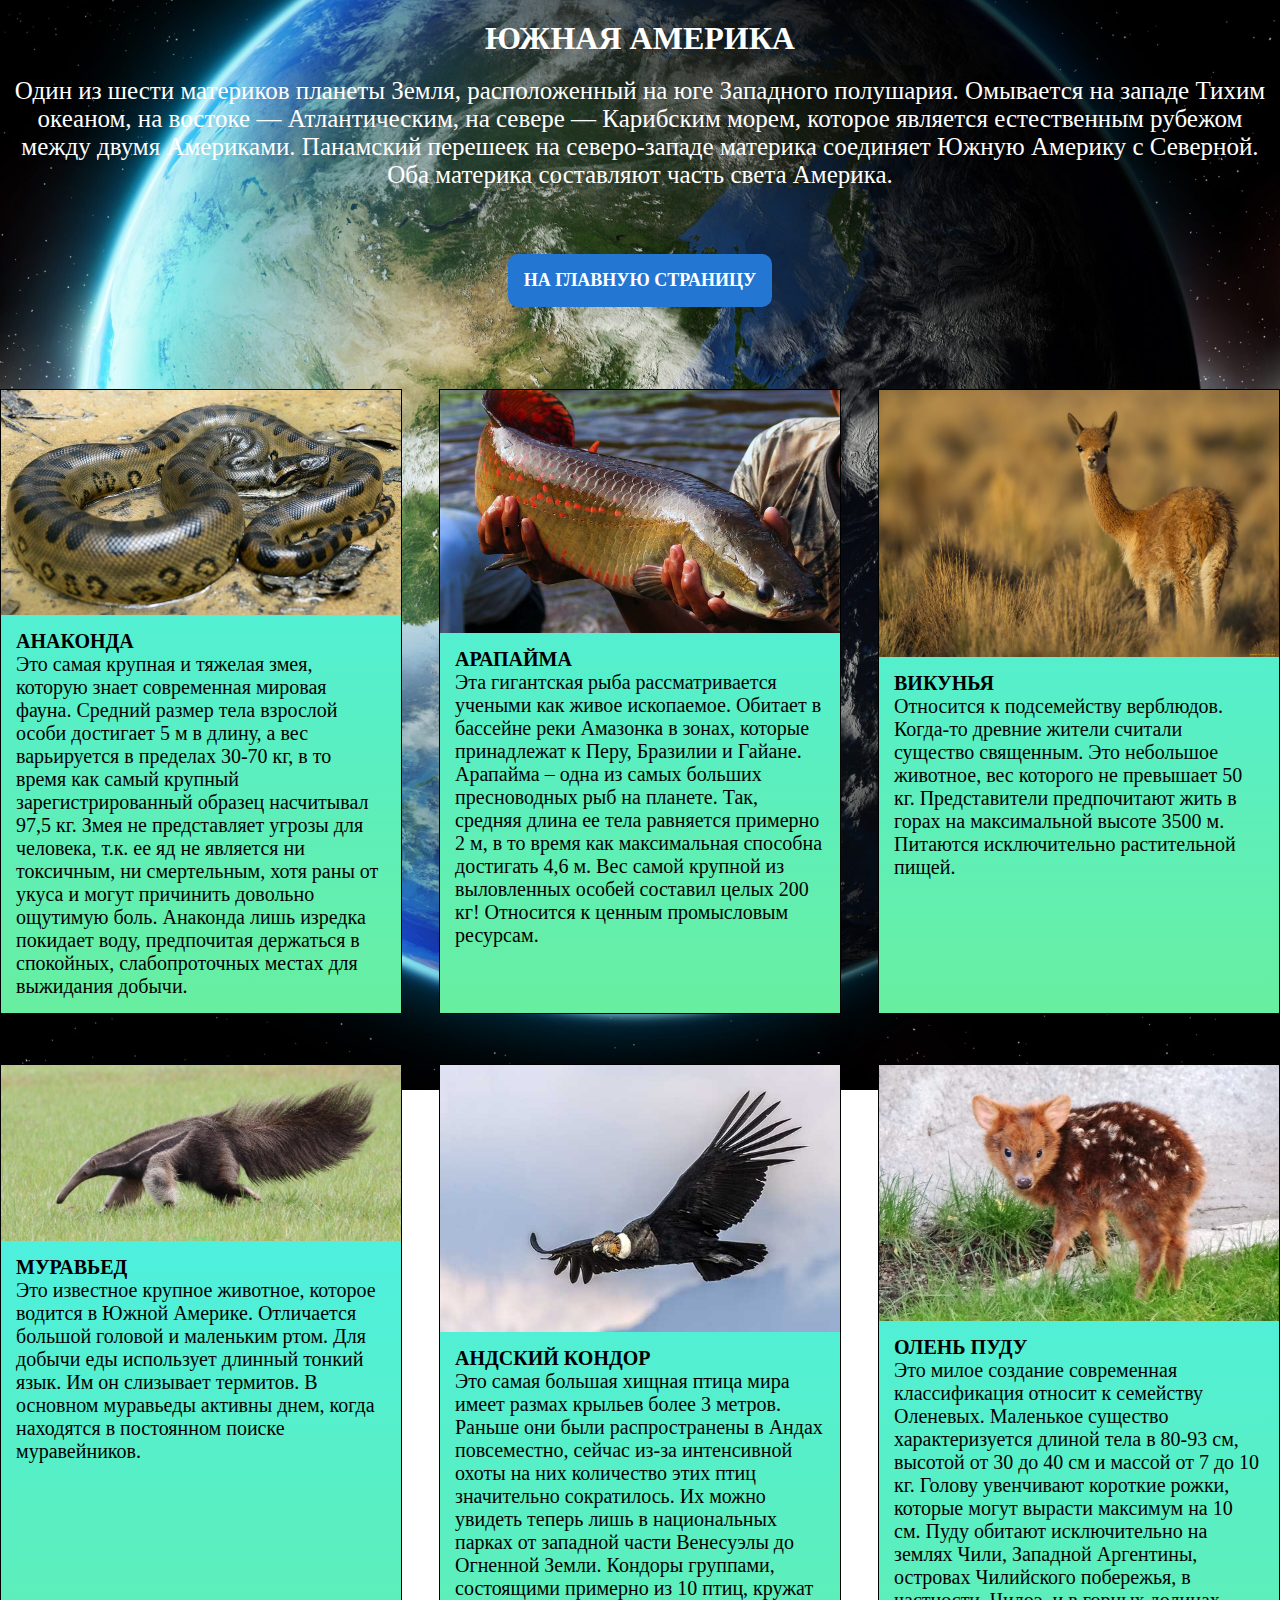
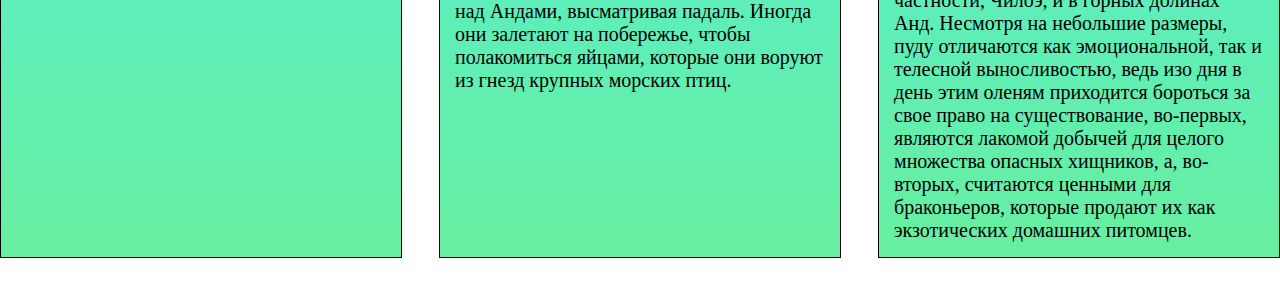
<file: indexSA.html>
<!DOCTYPE html>
<html lang="en">
<head>
    <meta charset="UTF-8">
    <meta http-equiv="X-UA-Compatible" content="IE=edge">
    <meta name="viewport" content="width=device-width, initial-scale=1.0">
    <title>Южная Америка</title>
    <link rel="stylesheet" href="style.css">
</head>
<body>
    <div class="container">
        <h1 class="title">ЮЖНАЯ АМЕРИКА</h1>
       <p class="dsc">Один из шести материков планеты Земля, расположенный на юге Западного полушария. 
        Омывается на западе Тихим океаном, на востоке — Атлантическим, на севере — Карибским морем, 
        которое является естественным рубежом между двумя Америками. Панамский перешеек на северо-западе 
        материка соединяет Южную Америку с Северной. Оба материка составляют часть света Америка.</p>
       </div>
    
       <div class="header">
        <div class="container flex">
            <div class="menu-for-page">
                <a href="index.html" class="menu-link">НА ГЛАВНУЮ СТРАНИЦУ</a>
            </div>
        </div>
       </div>
       
       <div class="content">
        <div class="container">
            <div class="item-box">
              
              <div class="item">
                <img src="img/South America/anaconda.jpg" alt="" class="item-pic">
                <div class="txt-box">
                  <p class="item-dsc"><strong>АНАКОНДА</strong>  
                    <p class="item-dsc">Это самая крупная и тяжелая змея, которую знает современная мировая фауна. 
                      Средний размер тела взрослой особи достигает 5 м в длину, а вес варьируется в пределах 30-70 кг, 
                      в то время как самый крупный зарегистрированный образец насчитывал 97,5 кг. Змея не представляет 
                      угрозы для человека, т.к. ее яд не является ни токсичным, ни смертельным, хотя раны от укуса и 
                      могут причинить довольно ощутимую боль. Анаконда лишь изредка покидает воду, предпочитая 
                      держаться в спокойных, слабопроточных местах для выжидания добычи.</p>
                </div>
              </div>
              <div class="item">
                <img src="img/South America/arapaima.jpg" alt="" class="item-pic">
                <div class="txt-box">
                  <p class="item-dsc"><strong>АРАПАЙМА</strong>  
                    <p class="item-dsc">Эта гигантская рыба рассматривается учеными как живое ископаемое. Обитает в 
                      бассейне реки Амазонка в зонах, которые принадлежат к Перу, Бразилии и Гайане. Арапайма – одна 
                      из самых больших пресноводных рыб на планете. Так, средняя длина ее тела равняется примерно 2 м, 
                      в то время как максимальная способна достигать 4,6 м. Вес самой крупной из выловленных особей 
                      составил целых 200 кг! Относится к ценным промысловым ресурсам.</p>
                </div>
              </div> 
              <div class="item">
                <img src="img/South America/vikunia.jpg" alt="" class="item-pic">
                <div class="txt-box">
                  <p class="item-dsc"><strong>ВИКУНЬЯ</strong> 
                    <p class="item-dsc">Относится к подсемейству верблюдов. Когда-то древние жители считали существо 
                      священным. Это небольшое животное, вес которого не превышает 50 кг. Представители предпочитают 
                      жить в горах на максимальной высоте 3500 м. Питаются исключительно растительной пищей.</p>
                </div>
              </div>
              <div class="item">
                <img src="img/South America/muravied.jpg" alt="" class="item-pic">
                <div class="txt-box">
                  <p class="item-dsc"><strong>МУРАВЬЕД</strong> 
                    <p class="item-dsc">Это известное крупное животное, которое водится в Южной Америке. Отличается 
                      большой головой и маленьким ртом. Для добычи еды использует длинный тонкий язык. Им он слизывает 
                      термитов. В основном муравьеды активны днем, когда находятся в постоянном поиске муравейников.</p>
                </div>
              </div>
              <div class="item">
                <img src="img/South America/andean_condor.jpg" alt="" class="item-pic">
                <div class="txt-box">
                  <p class="item-dsc"><strong>АНДСКИЙ КОНДОР</strong> 
                    <p class="item-dsc">Это самая большая хищная птица мира имеет размах крыльев более 3 метров. Раньше 
                      они были распространены в Андах повсеместно, сейчас из-за интенсивной охоты на них количество этих 
                      птиц значительно сократилось. Их можно увидеть теперь лишь в национальных парках от западной части 
                      Венесуэлы до Огненной Земли. Кондоры группами, состоящими примерно из 10 птиц, кружат над Андами, 
                      высматривая падаль. Иногда они залетают на побережье, чтобы полакомиться яйцами, которые они 
                      воруют из гнезд крупных морских птиц.</p>
                </div>
              </div>
              <div class="item">
                <img src="img/South America/pudu.jpg" alt="" class="item-pic">
                <div class="txt-box">
                  <p class="item-dsc"><strong>ОЛЕНЬ ПУДУ</strong> 
                    <p class="item-dsc">Это милое создание современная классификация относит к семейству Оленевых. 
                      Маленькое существо характеризуется длиной тела в 80-93 см, высотой от 30 до 40 см и массой от 7 до 10 кг. 
                      Голову увенчивают короткие рожки, которые могут вырасти максимум на 10 см. Пуду обитают исключительно 
                      на землях Чили, Западной Аргентины, островах Чилийского побережья, в частности, Чилоэ, и в горных долинах Анд.
                      Несмотря на небольшие размеры, пуду отличаются как эмоциональной, так и телесной выносливостью, 
                      ведь изо дня в день этим оленям приходится бороться за свое право на существование, во-первых, 
                      являются лакомой добычей для целого множества опасных хищников, а, во-вторых, считаются ценными 
                      для браконьеров, которые продают их как экзотических домашних питомцев.</p>
                </div>
              </div>
            </div>
            
        </div>
      </div>        
</body>
</html>
</file>
<file: style.css>
* {
    margin: 0;
    padding: 0;
}

html {
    background-image: url(img/planeta-zemlja.jpg);
    background-position: center center;
    background-attachment: fixed;
    background-repeat: repeat-x;
    background-size: 100%;
}


.title {
    margin-top: 20px;
    text-align: center;
    color: #fff;
}

.dsc {
    margin-top: 20px;
    font-size: 25px;
    text-align: center;
    color: #fff;
}

.container {
    margin: 0 auto;
    /* width: 1200px; */
    width: 100%;
}

.header {
    height: 120px;
    margin-top: 50px;
}

.flex {
    display: flex;
}

.menu {
    margin-top: 50px;
    display: flex;
    justify-content: space-between;
    width: 100%;
}

.menu-for-page {
    margin-top: 15px;
    display: flex;
    justify-content: center;
    width: 100%;
}

.menu-link {
    display: block;
    text-decoration: none;
    padding: 15px;
    background-color: rgb(36, 118, 211);
    color: #fff;
    text-align: center;
    font-size: large;
    text-transform: uppercase;
    font-weight: bold;
    border-radius: 10px;
    border: 1px solid transparent;
}

.menu-link:hover {
    color: rgb(12, 112, 228);
    background-color: #fff;
    border: 1px solid rgb(36, 118, 211);
}

.content {
    margin-top: 30px;
}

.item {
    width: 400px;
    border: 1px solid #000;
    background: linear-gradient(to top,#68eea0, #46f0f0);
    display: flex;
    flex-direction: column;
    margin-bottom: 50px;
}

.item-pic {
    width: 100%;
}

.txt-box {
    /* background-color: #8bc9c4; */
    /* background-color: #fff; */
    font-size: 20px;
    padding: 15px;
    
}

.item-box {
    display: flex;
    flex-wrap: wrap;
    justify-content: space-between;
}
</file>
